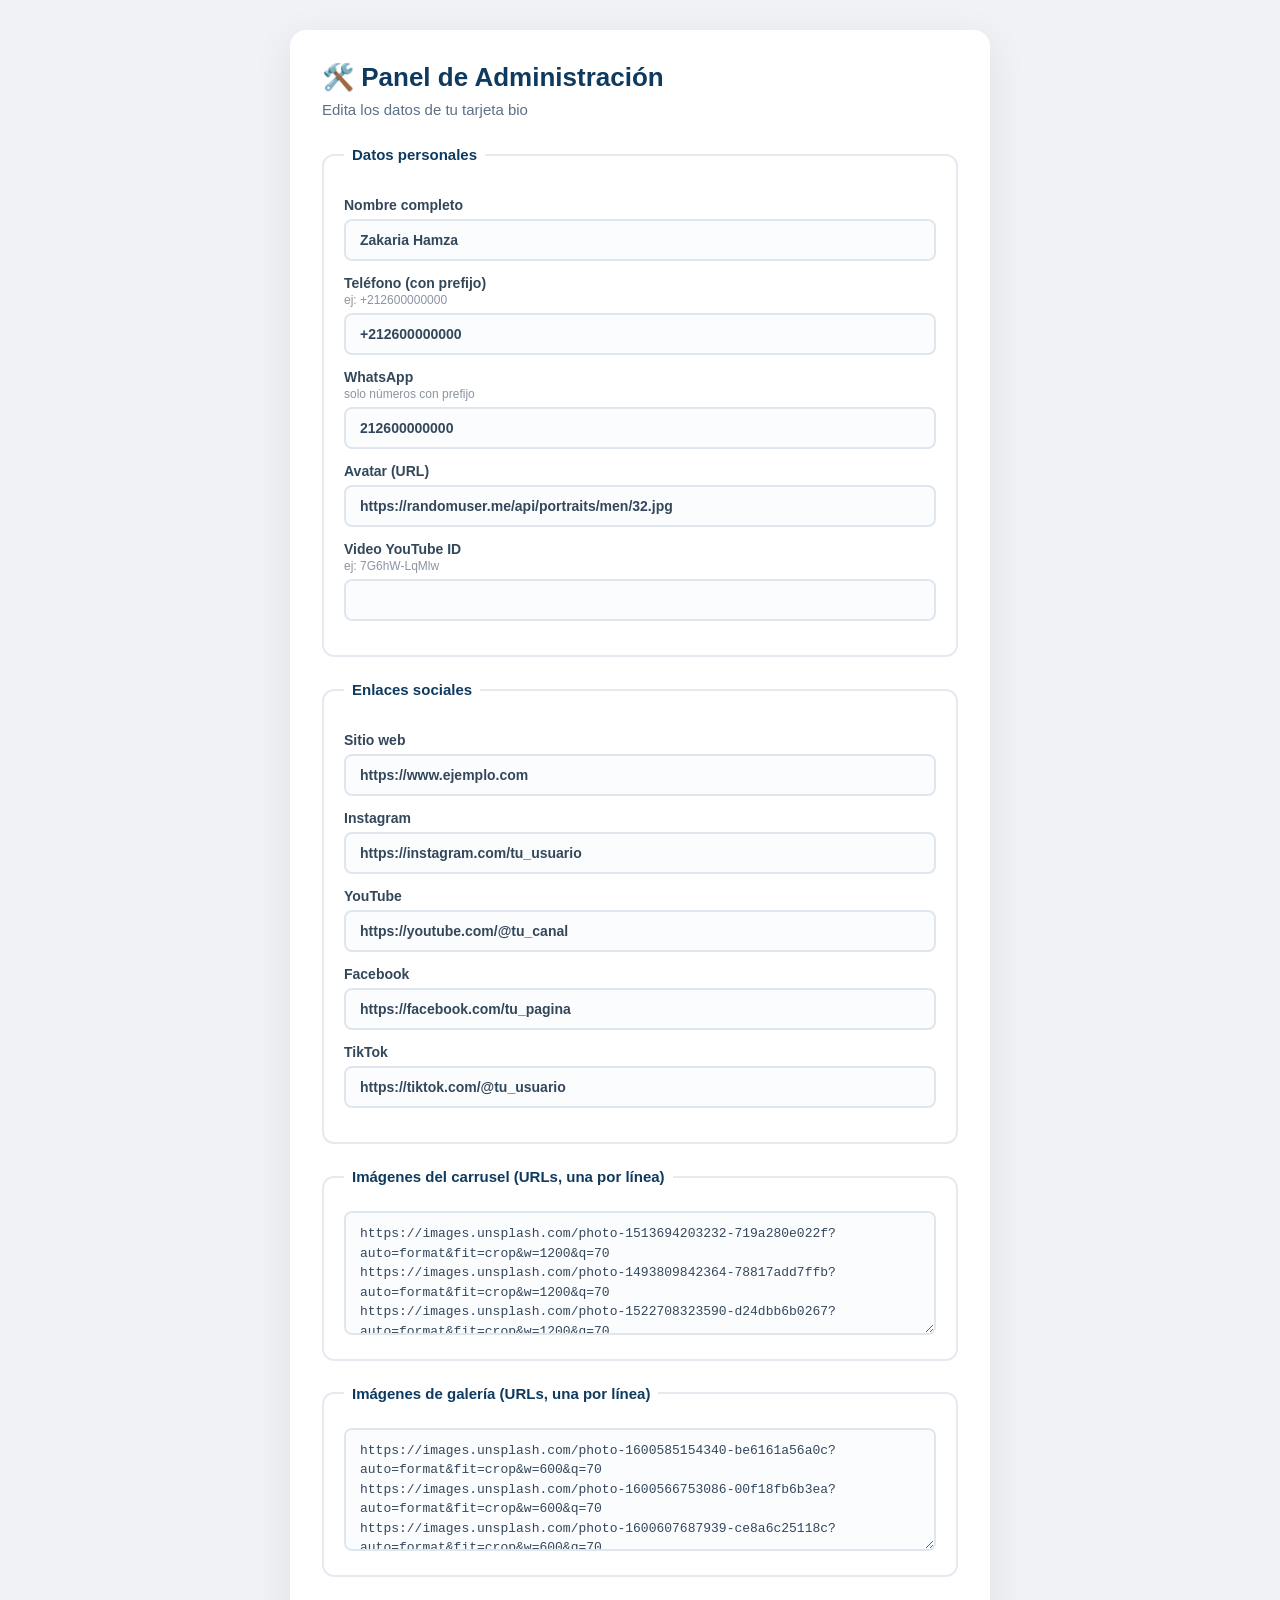
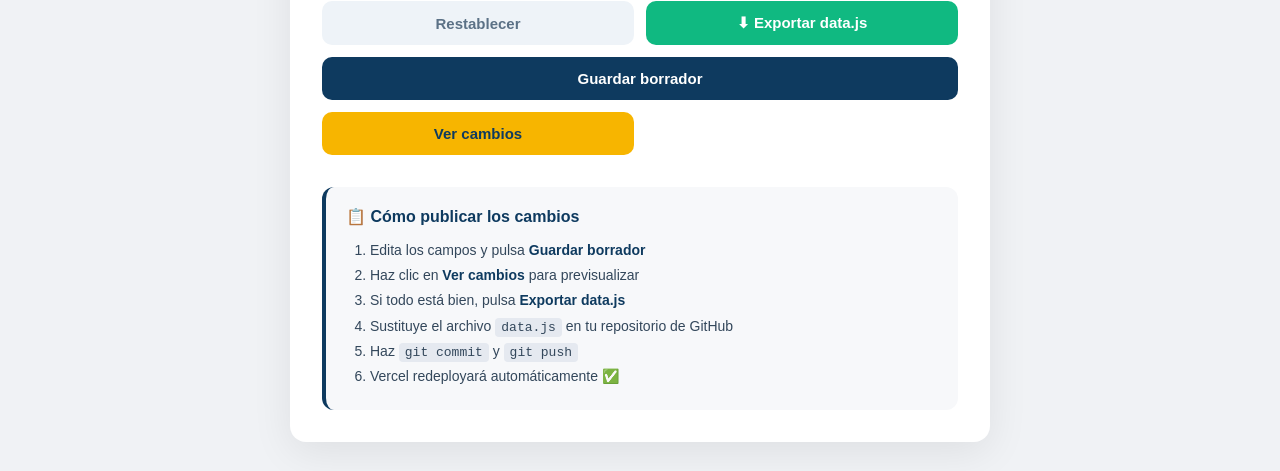
<file: admin.html>
<!DOCTYPE html>
<html lang="es">
<head>
<meta charset="UTF-8">
<meta name="viewport" content="width=device-width, initial-scale=1.0">
<title>Panel de Administración</title>
<link rel="stylesheet" href="admin.css">
</head>
<body>
<div class="admin-container">
  <h1>🛠️ Panel de Administración</h1>
  <p class="subtitle">Edita los datos de tu tarjeta bio</p>

  <form id="adminForm">
    <fieldset>
      <legend>Datos personales</legend>
      <label>Nombre completo<input type="text" id="f_name" required></label>
      <label>Teléfono (con prefijo) <small>ej: +212600000000</small><input type="tel" id="f_phone" required></label>
      <label>WhatsApp <small>solo números con prefijo</small><input type="text" id="f_whatsapp" required></label>
      <label>Avatar (URL)<input type="url" id="f_avatar" placeholder="https://..."></label>
      <label>Video YouTube ID <small>ej: 7G6hW-LqMlw</small><input type="text" id="f_videoId"></label>
    </fieldset>

    <fieldset>
      <legend>Enlaces sociales</legend>
      <label>Sitio web<input type="url" id="f_web"></label>
      <label>Instagram<input type="url" id="f_ig"></label>
      <label>YouTube<input type="url" id="f_yt"></label>
      <label>Facebook<input type="url" id="f_fb"></label>
      <label>TikTok<input type="url" id="f_tt"></label>
    </fieldset>

    <fieldset>
      <legend>Imágenes del carrusel (URLs, una por línea)</legend>
      <textarea id="f_images" rows="5" placeholder="https://...&#10;https://..."></textarea>
    </fieldset>

    <fieldset>
      <legend>Imágenes de galería (URLs, una por línea)</legend>
      <textarea id="f_gallery" rows="5" placeholder="https://...&#10;https://..."></textarea>
    </fieldset>

    <div class="actions">
      <button type="button" class="btn-secondary" id="btnReset">Restablecer</button>
      <button type="button" class="btn-export" id="btnExport">⬇ Exportar data.js</button>
      <button type="submit" class="btn-primary">Guardar borrador</button>
      <a href="index.html?preview=1" class="btn-preview">Ver cambios</a>
    </div>
  </form>

  <div class="instructions">
    <h3>📋 Cómo publicar los cambios</h3>
    <ol>
      <li>Edita los campos y pulsa <strong>Guardar borrador</strong></li>
      <li>Haz clic en <strong>Ver cambios</strong> para previsualizar</li>
      <li>Si todo está bien, pulsa <strong>Exportar data.js</strong></li>
      <li>Sustituye el archivo <code>data.js</code> en tu repositorio de GitHub</li>
      <li>Haz <code>git commit</code> y <code>git push</code></li>
      <li>Vercel redeployará automáticamente ✅</li>
    </ol>
  </div>

  <div class="toast" id="toast"></div>
</div>
<script src="data.js"></script>
<script src="admin.js"></script>
</body>
</html>
</file>
<file: admin.css>
*{margin:0;padding:0;box-sizing:border-box}
body{font-family:-apple-system,BlinkMacSystemFont,"Segoe UI",Roboto,sans-serif;background:#f0f2f5;color:#33475b;padding:30px 16px;min-height:100vh}
.admin-container{max-width:700px;margin:0 auto;background:#fff;border-radius:16px;padding:32px;box-shadow:0 10px 40px rgba(0,0,0,.08)}
h1{color:#0e3a5f;font-size:26px;margin-bottom:8px}
.subtitle{color:#5b7186;margin-bottom:28px;font-size:15px}
fieldset{border:2px solid #e5e9f0;border-radius:12px;padding:20px;margin-bottom:24px}
legend{color:#0e3a5f;font-weight:700;padding:0 8px;font-size:15px}
label{display:block;margin:14px 0;font-size:14px;color:#33475b;font-weight:600}
label small{display:block;font-size:12px;color:#8a94a3;font-weight:400;margin-top:2px}
input,textarea{width:100%;border:2px solid #dfe6ee;border-radius:8px;padding:11px 14px;font:inherit;color:#33475b;background:#fbfcfe;margin-top:6px;transition:.2s}
input:focus,textarea:focus{outline:none;border-color:#0e3a5f;background:#fff}
textarea{resize:vertical;font-family:monospace;font-size:13px;line-height:1.5}
.actions{display:grid;grid-template-columns:repeat(2,1fr);gap:12px;margin-top:8px}
button,.btn-preview{padding:13px 24px;border-radius:10px;font-weight:700;font-size:15px;border:none;cursor:pointer;transition:.2s;text-decoration:none;display:inline-block;text-align:center}
.btn-primary{background:#0e3a5f;color:#fff;grid-column:span 2}
.btn-primary:hover{background:#0a2c48}
.btn-secondary{background:#eef3f8;color:#5b7186}
.btn-secondary:hover{background:#e2eaf2}
.btn-export{background:#10b981;color:#fff}
.btn-export:hover{background:#0da473}
.btn-preview{background:#f7b500;color:#0e3a5f}
.btn-preview:hover{background:#ffc93c}
.instructions{margin-top:32px;padding:20px;background:#f7f8fa;border-radius:12px;border-left:4px solid #0e3a5f}
.instructions h3{color:#0e3a5f;font-size:16px;margin-bottom:12px}
.instructions ol{padding-left:24px;font-size:14px;line-height:1.8;color:#33475b}
.instructions strong{color:#0e3a5f}
.instructions code{background:#e5e9f0;padding:2px 6px;border-radius:4px;font-family:monospace;font-size:13px}
.toast{position:fixed;bottom:24px;right:24px;background:#10b981;color:#fff;padding:14px 24px;border-radius:10px;font-weight:600;opacity:0;pointer-events:none;transition:.3s;box-shadow:0 8px 24px rgba(16,185,129,.3)}
.toast.show{opacity:1}
@media(max-width:600px){.admin-container{padding:20px}.actions{grid-template-columns:1fr}.actions button,.actions a{width:100%}}
</file>
